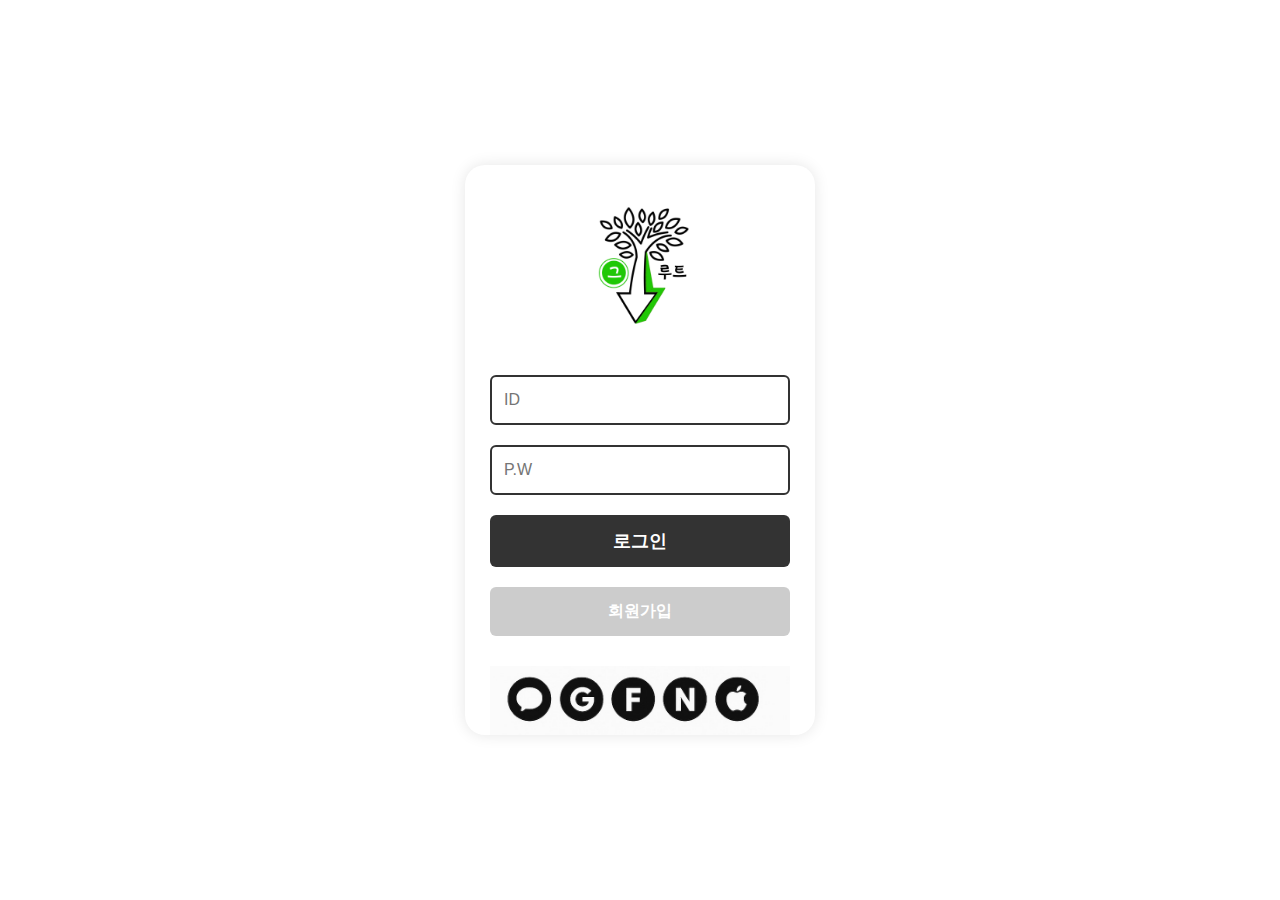
<file: index.html>
<!DOCTYPE html>
<html lang="ko">
<head>
<meta charset="UTF-8" />
<meta name="viewport" content="width=device-width, initial-scale=1.0, user-scalable=no" />
<title>로그인</title>
<!-- style.css 불러오기 -->
<link rel="stylesheet" href="css/style.css" />
</head>
<body>
  <div id="iphone-frame">
    <div class="container">
      <div class="logo-container">
        <img src="login_image/groute_logo.jpeg" alt="그루트 로고" class="logo" />
      </div>

      <form action="home.html" method="GET">
        <input type="text" name="user_id" placeholder="ID" required />
        <input type="password" name="password" placeholder="P.W" required />
        <button type="submit" class="login-btn">로그인</button>
      </form>

      <button type="button" class="signup-btn">회원가입</button>

      <div class="social-icons-container">
        <img src="login_image/company_logo_login.jpeg" alt="소셜 로그인 아이콘 모음" />
      </div>
    </div>
  </div>
</body>
</html>
</file>
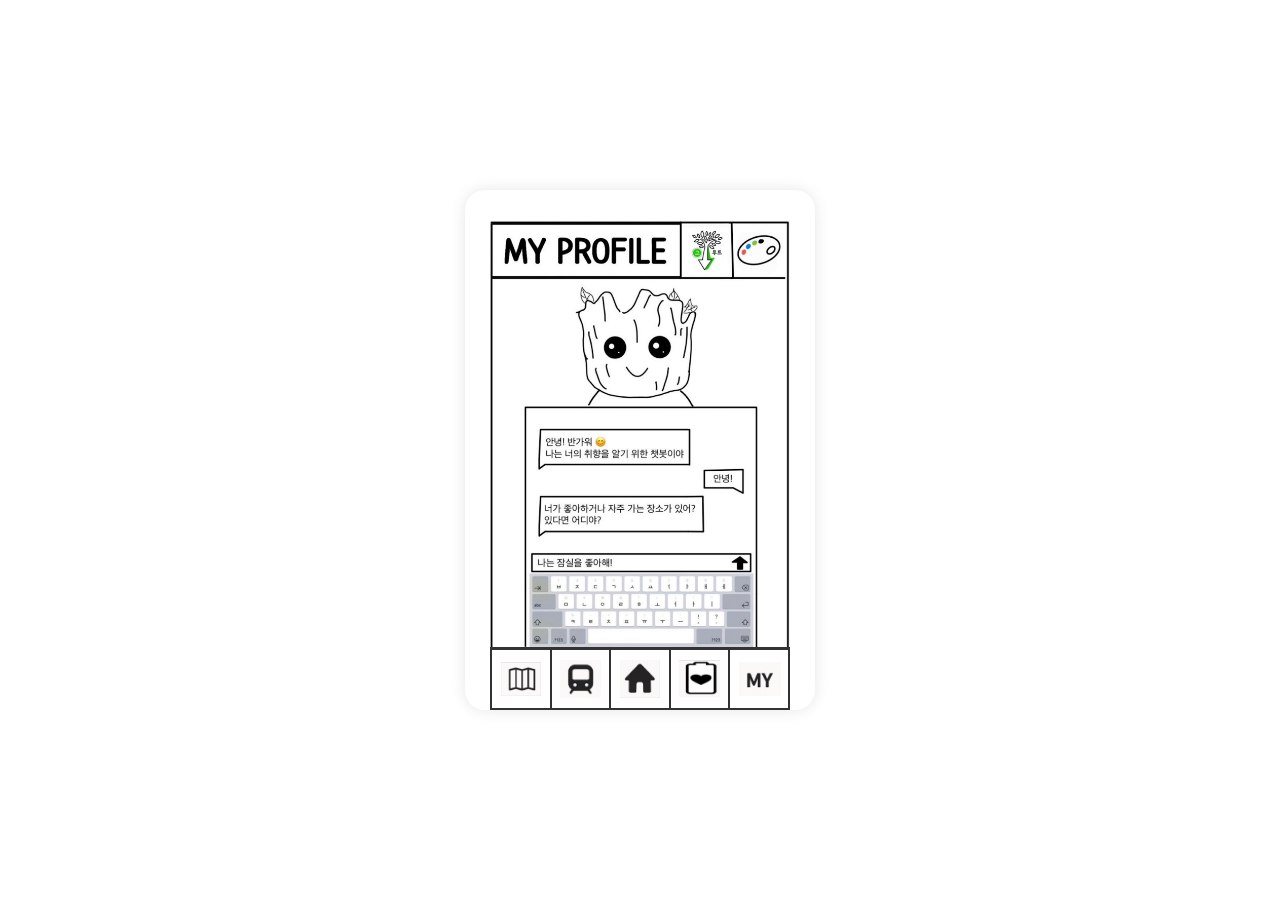
<file: chatbot1.html>
<!DOCTYPE html>
<html lang="ko">
<head>
  <meta charset="UTF-8" />
  <meta
    name="viewport"
    content="width=device-width, initial-scale=1.0, user-scalable=no"
  />
  <title>홈</title>
  <!-- 공통 스타일시트 -->
  <link rel="stylesheet" href="css/style.css" />
</head>
<body>
  <div id="iphone-frame">
    <div class="container">
      <a href="chatbot2.html">
        <img
        src="code_insert_image/chatbot1_X.png"
        alt="지도 시작 화면"
        class="content-img"
      />
      </a>
      
      <nav class="bottom-bar">
  <a href="map_start.html">
    <img src="menubar_image/menubar_map_button.png"   alt="지도"   />
  </a>
  <a href="subway.html">
    <img src="menubar_image/menubar_subway_button.png" alt="지하철" />
  </a>
  <a href="home.html">
    <img src="menubar_image/menubar_home_button.png"   alt="홈"   />
  </a>
  <a href="hp.html">
    <img src="menubar_image/menubar_condition_button.png"  alt="컨디션"   />
  </a>
  <a href="profile.html">
    <img src="menubar_image/menubar_mypage_button.png"     alt="MY_page"   />
  </a>
</nav>
    </div>

    

  </div>
</body>
</html>
</file>
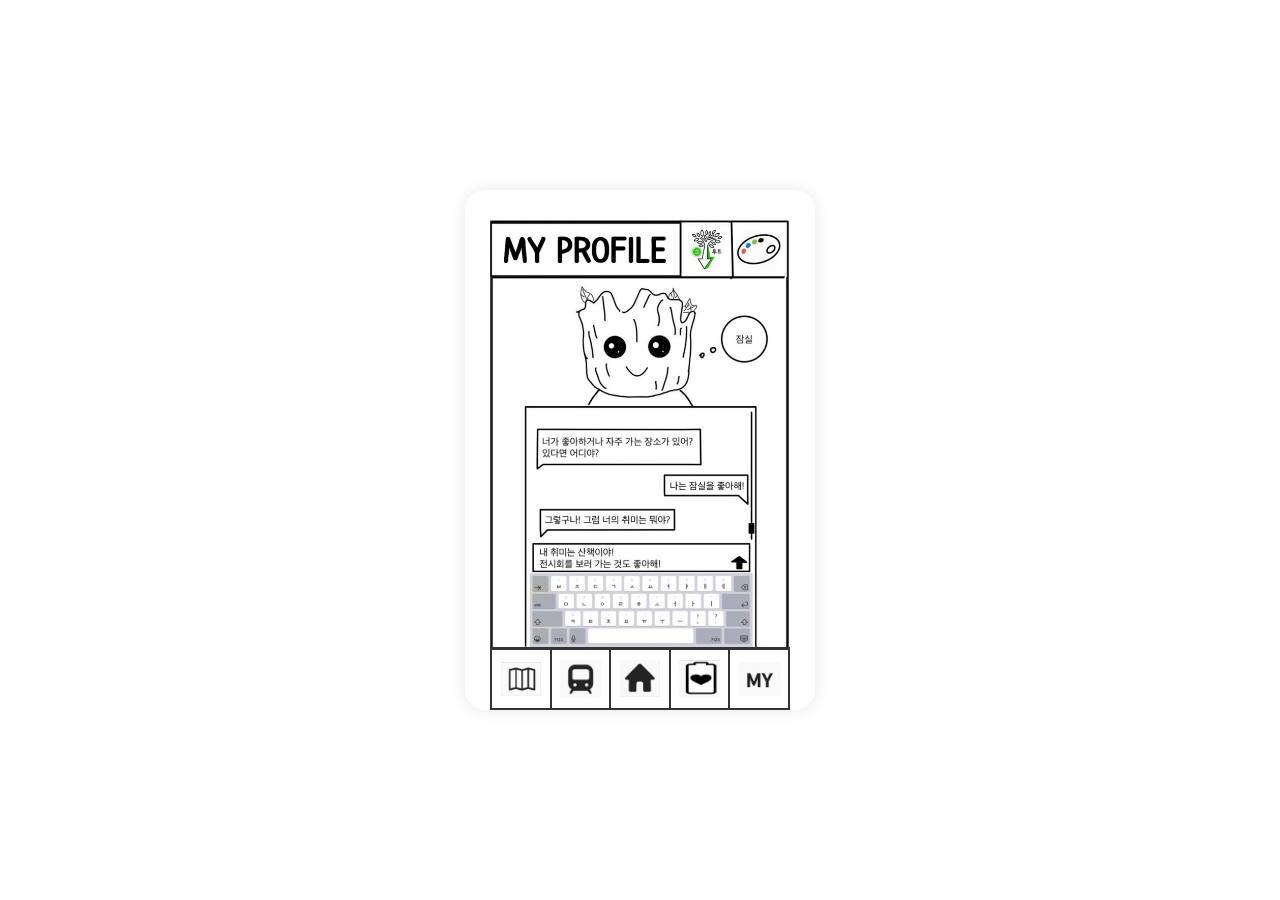
<file: chatbot2.html>
<!DOCTYPE html>
<html lang="ko">
<head>
  <meta charset="UTF-8" />
  <meta
    name="viewport"
    content="width=device-width, initial-scale=1.0, user-scalable=no"
  />
  <title>홈</title>
  <!-- 공통 스타일시트 -->
  <link rel="stylesheet" href="css/style.css" />
</head>
<body>
  <div id="iphone-frame">
    <div class="container">
      <a href="chatbot3.html">
        <img
        src="code_insert_image/chatbot2_X.png"
        alt="지도 시작 화면"
        class="content-img"
      />
      </a>
      
      <nav class="bottom-bar">
  <a href="map_start.html">
    <img src="menubar_image/menubar_map_button.png"   alt="지도"   />
  </a>
  <a href="subway.html">
    <img src="menubar_image/menubar_subway_button.png" alt="지하철" />
  </a>
  <a href="home.html">
    <img src="menubar_image/menubar_home_button.png"   alt="홈"   />
  </a>
  <a href="hp.html">
    <img src="menubar_image/menubar_condition_button.png"  alt="컨디션"   />
  </a>
  <a href="profile.html">
    <img src="menubar_image/menubar_mypage_button.png"     alt="MY_page"   />
  </a>
</nav>
    </div>

    

  </div>
</body>
</html>
</file>
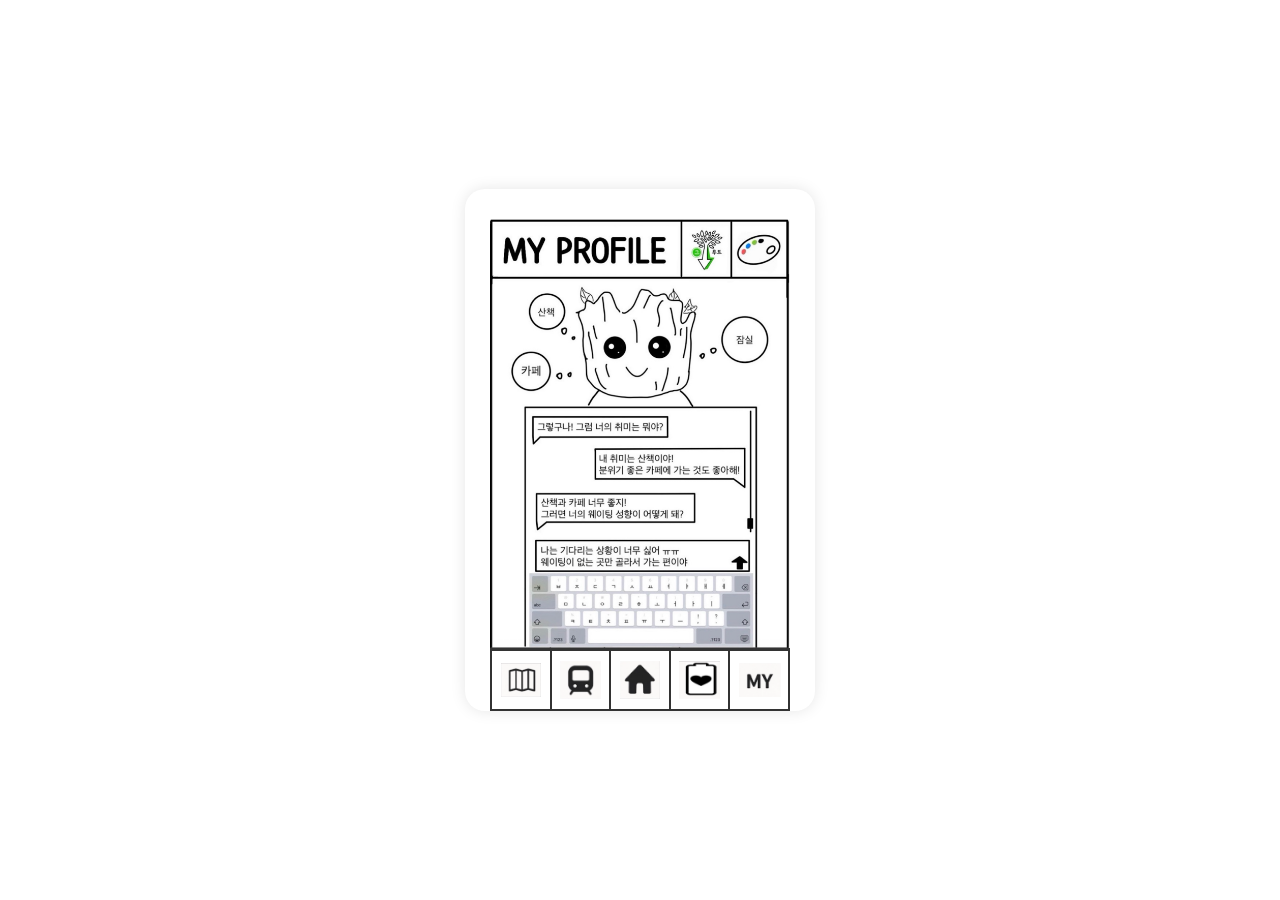
<file: chatbot3.html>
<!DOCTYPE html>
<html lang="ko">
<head>
  <meta charset="UTF-8" />
  <meta
    name="viewport"
    content="width=device-width, initial-scale=1.0, user-scalable=no"
  />
  <title>홈</title>
  <!-- 공통 스타일시트 -->
  <link rel="stylesheet" href="css/style.css" />
</head>
<body>
  <div id="iphone-frame">
    <div class="container">
  
        <img
        src="code_insert_image/chatbot3_X.png"
        alt="지도 시작 화면"
        class="content-img"
      />

      
      <nav class="bottom-bar">
  <a href="map_start.html">
    <img src="menubar_image/menubar_map_button.png"   alt="지도"   />
  </a>
  <a href="subway.html">
    <img src="menubar_image/menubar_subway_button.png" alt="지하철" />
  </a>
  <a href="home.html">
    <img src="menubar_image/menubar_home_button.png"   alt="홈"   />
  </a>
  <a href="hp.html">
    <img src="menubar_image/menubar_condition_button.png"  alt="컨디션"   />
  </a>
  <a href="profile.html">
    <img src="menubar_image/menubar_mypage_button.png"     alt="MY_page"   />
  </a>
</nav>
    </div>

    

  </div>
</body>
</html>
</file>
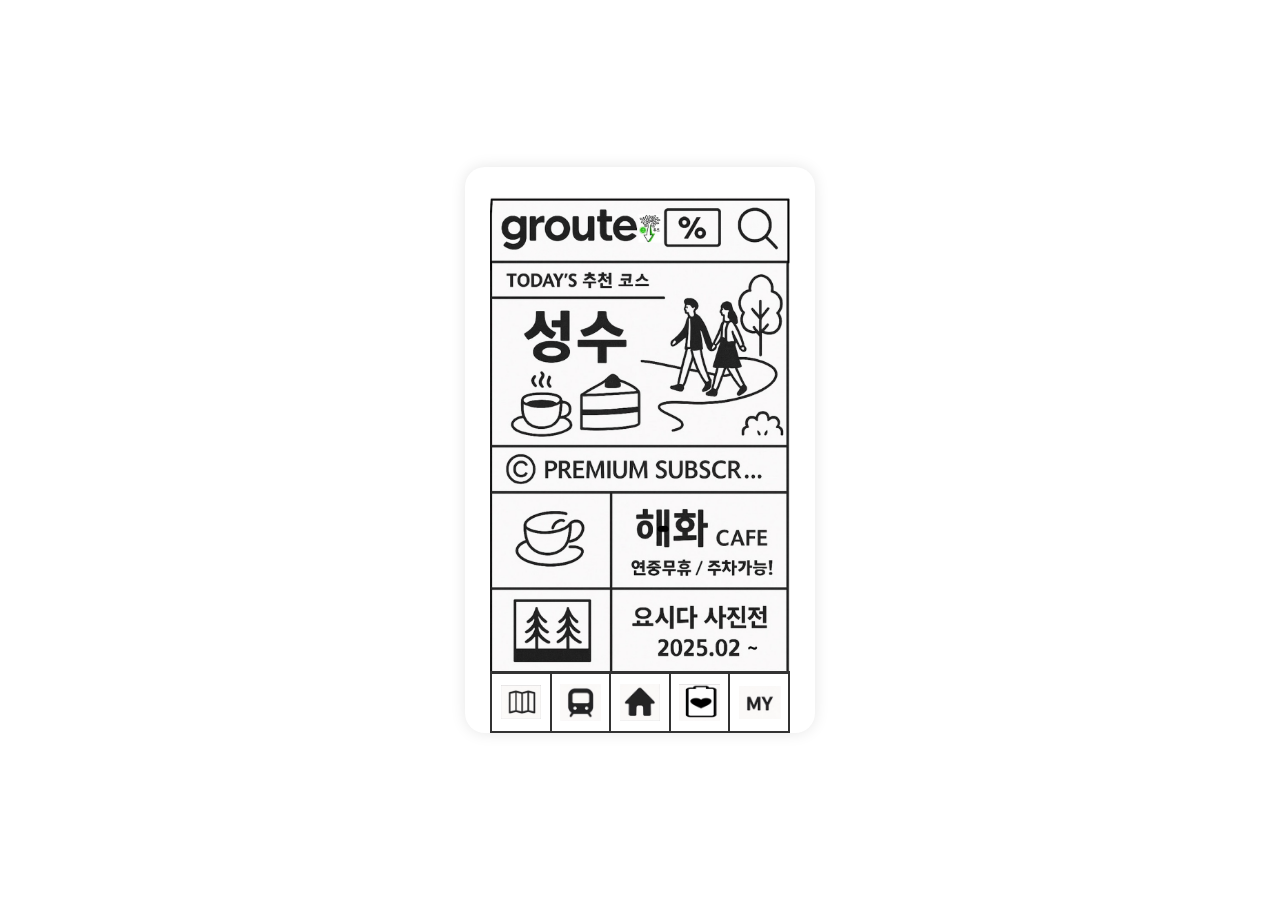
<file: home.html>
<!DOCTYPE html>
<html lang="ko">
<head>
  <meta charset="UTF-8" />
  <meta
    name="viewport"
    content="width=device-width, initial-scale=1.0, user-scalable=no"
  />
  <title>홈</title>
  <!-- 공통 스타일시트 -->
  <link rel="stylesheet" href="css/style.css" />
</head>
<body>
  <div id="iphone-frame">
    <div class="container">

      <img
        src="code_insert_image/home_ui_X.png"
        alt="홈 화면"
        class="content-img"
      />
      <nav class="bottom-bar">
  <a href="map_start.html">
    <img src="menubar_image/menubar_map_button.png"   alt="지도"   />
  </a>
  <a href="subway.html">
    <img src="menubar_image/menubar_subway_button.png" alt="지하철" />
  </a>
  <a href="home.html">
    <img src="menubar_image/menubar_home_button.png"   alt="홈"   />
  </a>
  <a href="hp.html">
    <img src="menubar_image/menubar_condition_button.png"  alt="컨디션"   />
  </a>
  <a href="profile.html">
    <img src="menubar_image/menubar_mypage_button.png"     alt="MY_page"   />
  </a>
</nav>
    </div>

    

  </div>
</body>
</html>
</file>
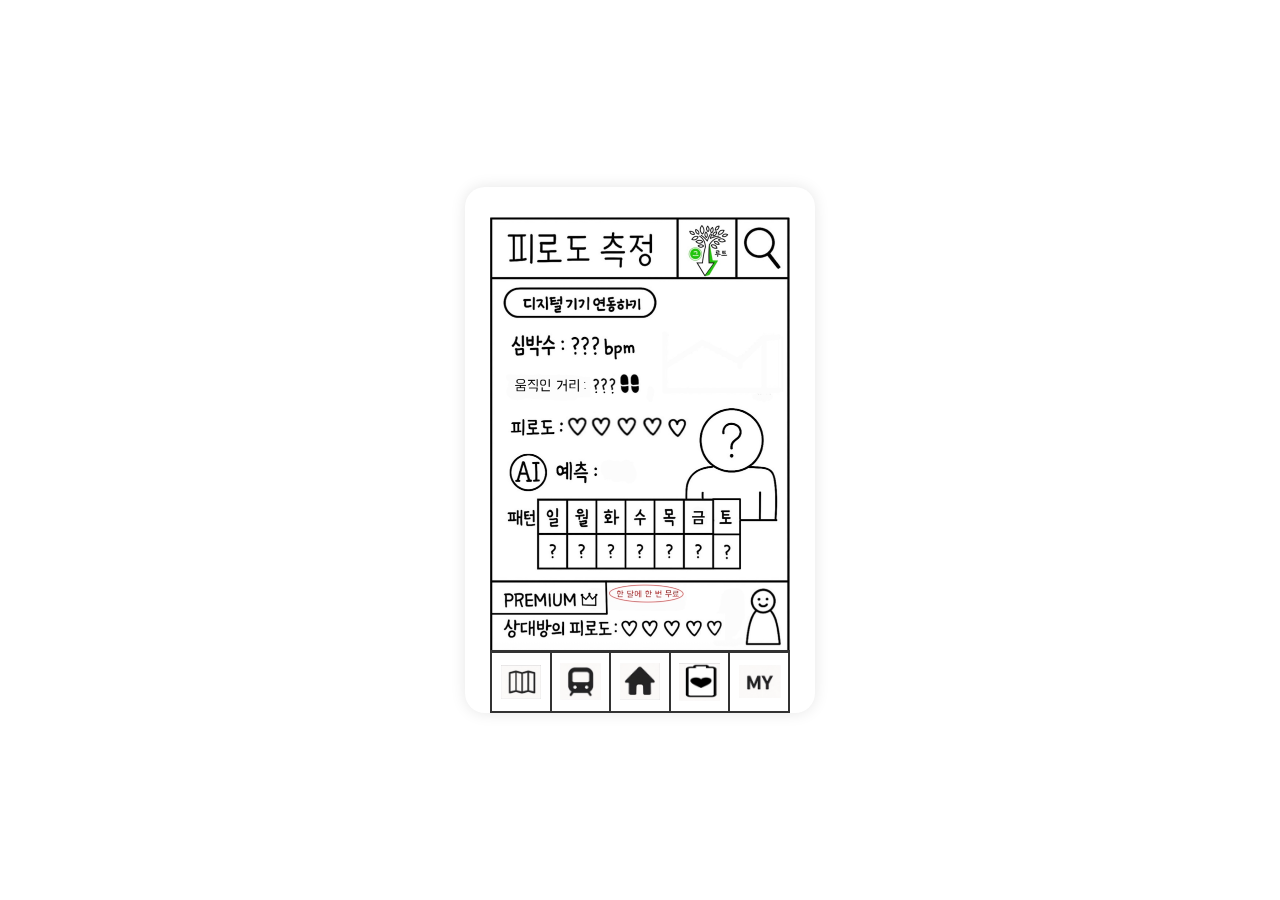
<file: hp.html>
<!DOCTYPE html>
<html lang="ko">
<head>
  <meta charset="UTF-8" />
  <meta
    name="viewport"
    content="width=device-width, initial-scale=1.0, user-scalable=no"
  />
  <title>홈</title>
  <!-- 공통 스타일시트 -->
  <link rel="stylesheet" href="css/style.css" />
</head>
<body>
  <div id="iphone-frame">
    <div class="container">

      <img
        src="code_insert_image/condition_X.png"
        alt="hp 화면"
        class="content-img"
      />

        
 
      
      <nav class="bottom-bar">
  <a href="map_start.html">
    <img src="menubar_image/menubar_map_button.png"   alt="지도"   />
  </a>
  <a href="subway.html">
    <img src="menubar_image/menubar_subway_button.png" alt="지하철" />
  </a>
  <a href="home.html">
    <img src="menubar_image/menubar_home_button.png"   alt="홈"   />
  </a>
  <a href="hp.html">
    <img src="menubar_image/menubar_condition_button.png"  alt="컨디션"   />
  </a>
  <a href="profile.html">
    <img src="menubar_image/menubar_mypage_button.png"     alt="MY_page"   />
  </a>
</nav>
    </div>

    

  </div>
</body>
</html>
</file>
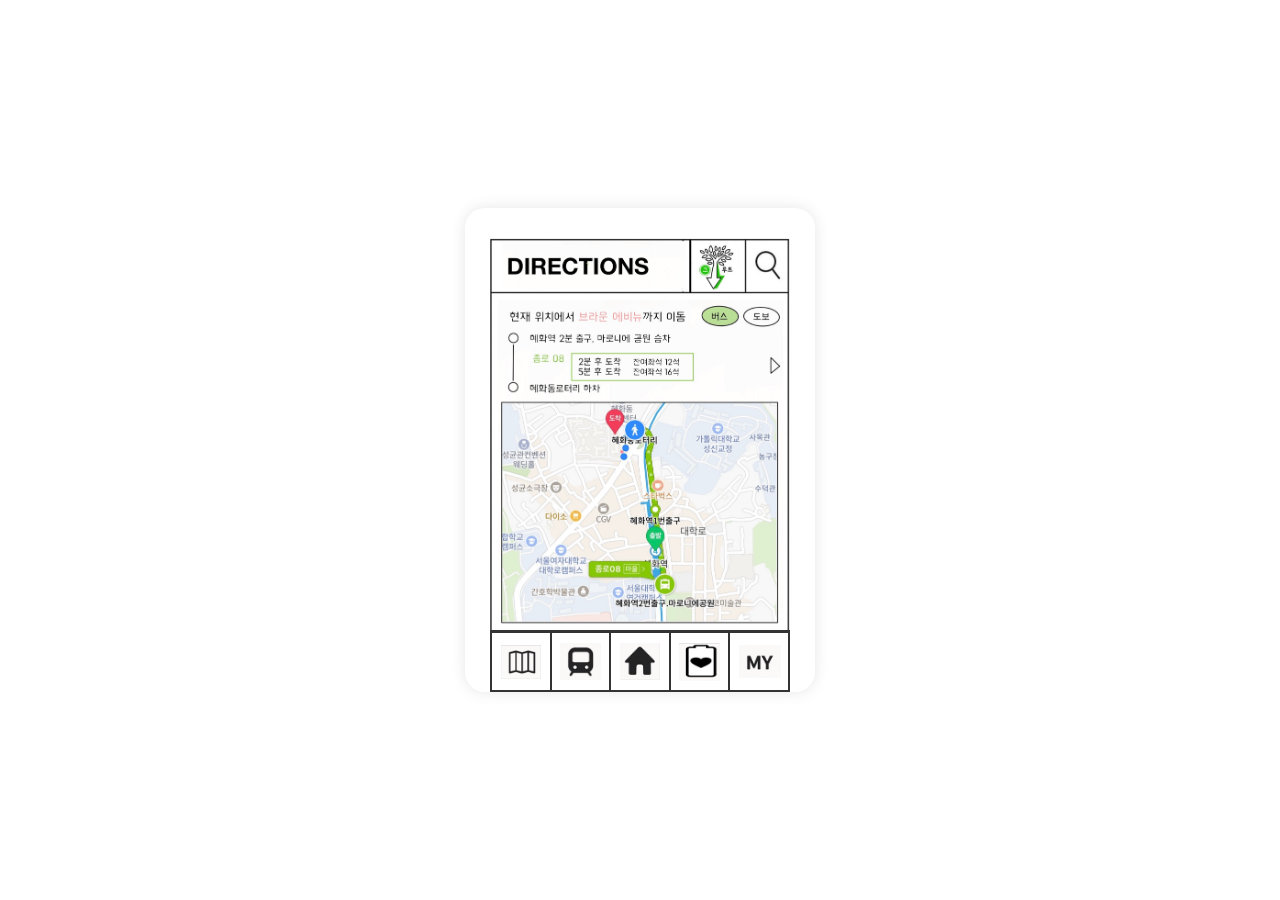
<file: map_how_to_go.html>
<!DOCTYPE html>
<html lang="ko">
<head>
  <meta charset="UTF-8" />
  <meta
    name="viewport"
    content="width=device-width, initial-scale=1.0, user-scalable=no"
  />
  <title>홈</title>
  <!-- 공통 스타일시트 -->
  <link rel="stylesheet" href="css/style.css" />
</head>
<body>
  <div id="iphone-frame">
    <div class="container">
     
        <img
        src="code_insert_image/map_directions_X.png"
        alt="지도 시작 화면"
        class="content-img"
      />
 
      
      <nav class="bottom-bar">
  <a href="map_start.html">
    <img src="menubar_image/menubar_map_button.png"   alt="지도"   />
  </a>
  <a href="subway.html">
    <img src="menubar_image/menubar_subway_button.png" alt="지하철" />
  </a>
  <a href="home.html">
    <img src="menubar_image/menubar_home_button.png"   alt="홈"   />
  </a>
  <a href="hp.html">
    <img src="menubar_image/menubar_condition_button.png"  alt="컨디션"   />
  </a>
  <a href="profile.html">
    <img src="menubar_image/menubar_mypage_button.png"     alt="MY_page"   />
  </a>
</nav>
    </div>

    

  </div>
</body>
</html>
</file>
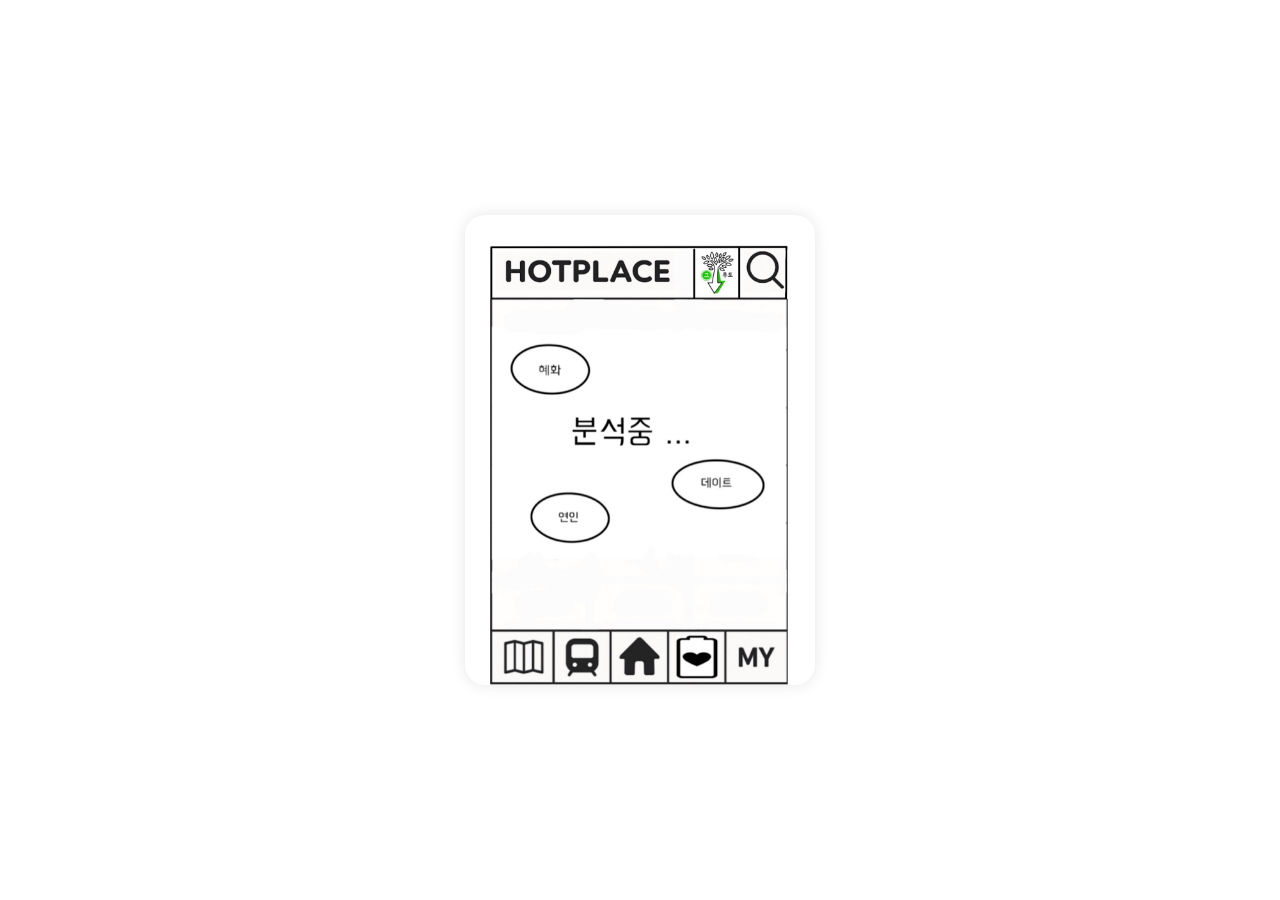
<file: map_loading.html>
<!DOCTYPE html>
<html lang="ko">
<head>
  <meta charset="UTF-8" />
  <meta
    name="viewport"
    content="width=device-width, initial-scale=1.0, user-scalable=no"
  />
  <title>로딩 중…</title>
  <!-- 공통 스타일시트 -->
  <link rel="stylesheet" href="css/style.css" />
  <!-- 5초 뒤에 next.html 로 자동 이동 -->
  <script>
    window.addEventListener('DOMContentLoaded', () => {
      setTimeout(() => {
        window.location.href = 'map_recommandation.html';
      }, 3000);
    });
  </script>
</head>
<body>
  <div id="iphone-frame">
    <div class="container">
      <!-- 로딩용 이미지: .content-img 로 주면 컨테이너 폭에 딱 맞게 나옵니다 -->
      <img
        src="code_insert_image/map_loading.png"
        alt="로딩 중…"
        class="content-img"
      />
    </div>
  </div>
</body>
</html>
</file>
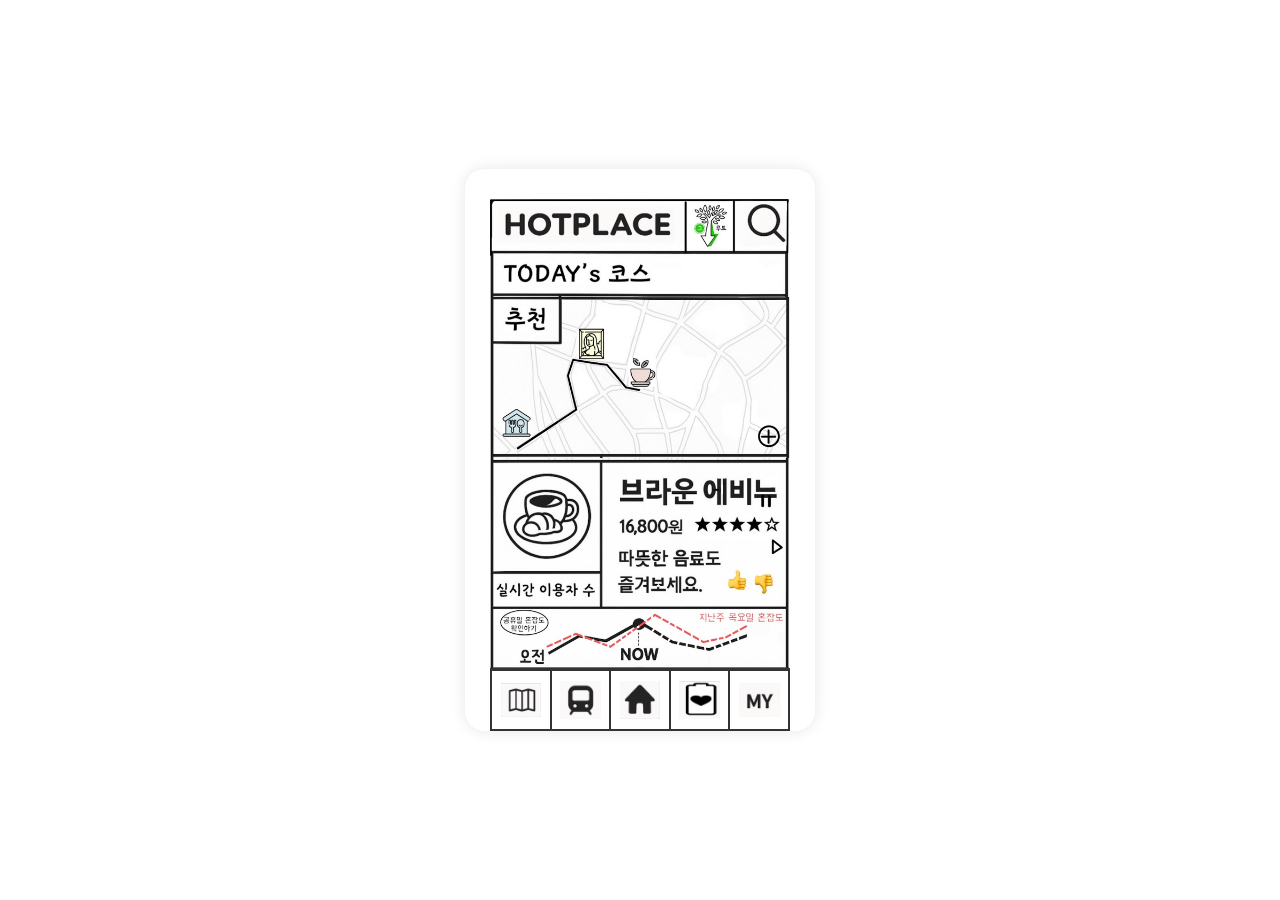
<file: map_recommandation.html>
<!DOCTYPE html>
<html lang="ko">
<head>
  <meta charset="UTF-8" />
  <meta
    name="viewport"
    content="width=device-width, initial-scale=1.0, user-scalable=no"
  />
  <title>홈</title>
  <!-- 공통 스타일시트 -->
  <link rel="stylesheet" href="css/style.css" />
</head>
<body>
  <div id="iphone-frame">
    <div class="container">
       <!-- 이미지 1 -->
      <img
        src="code_insert_image/map_course_making_X_head.png"
        alt="첫 번째 이미지"
        class="content-img"
      />

      <!-- 이미지 2 (클릭 시 other.html 로 이동) -->
      <a href="map_how_to_go.html">
        <img
          src="code_insert_image/map_course_making_X_middle.png"
          alt="두 번째 이미지 (클릭 이동)"
          class="content-img"
        />
      </a>

      <!-- 이미지 3 -->
      <img
        src="code_insert_image/map_course_making_X_bottom.png"
        alt="세 번째 이미지"
        class="content-img"
      />
      
      <nav class="bottom-bar">
  <a href="map_start.html">
    <img src="menubar_image/menubar_map_button.png"   alt="지도"   />
  </a>
  <a href="subway.html">
    <img src="menubar_image/menubar_subway_button.png" alt="지하철" />
  </a>
  <a href="home.html">
    <img src="menubar_image/menubar_home_button.png"   alt="홈"   />
  </a>
  <a href="hp.html">
    <img src="menubar_image/menubar_condition_button.png"  alt="컨디션"   />
  </a>
  <a href="profile.html">
    <img src="menubar_image/menubar_mypage_button.png"     alt="MY_page"   />
  </a>
</nav>
    </div>

    

  </div>
</body>
</html>
</file>
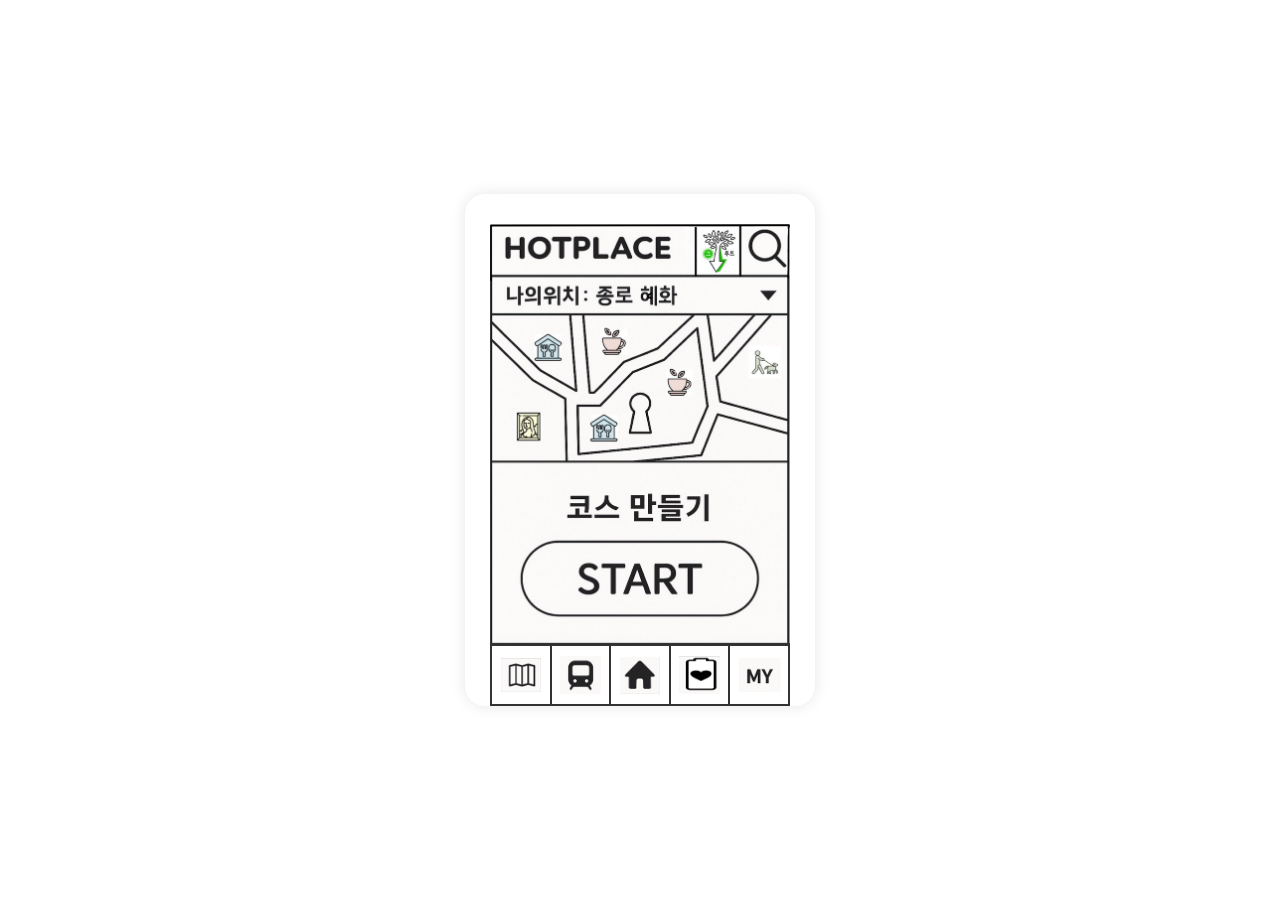
<file: map_start.html>
<!DOCTYPE html>
<html lang="ko">
<head>
  <meta charset="UTF-8" />
  <meta
    name="viewport"
    content="width=device-width, initial-scale=1.0, user-scalable=no"
  />
  <title>홈</title>
  <!-- 공통 스타일시트 -->
  <link rel="stylesheet" href="css/style.css" />
</head>
<body>
  <div id="iphone-frame">
    <div class="container">
      <a href="map_theme_select.html">
        <img
        src="code_insert_image/map_start_X.png"
        alt="지도 시작 화면"
        class="content-img"
      />
      </a>
      
      <nav class="bottom-bar">
  <a href="map_start.html">
    <img src="menubar_image/menubar_map_button.png"   alt="지도"   />
  </a>
  <a href="subway.html">
    <img src="menubar_image/menubar_subway_button.png" alt="지하철" />
  </a>
  <a href="home.html">
    <img src="menubar_image/menubar_home_button.png"   alt="홈"   />
  </a>
  <a href="hp.html">
    <img src="menubar_image/menubar_condition_button.png"  alt="컨디션"   />
  </a>
  <a href="profile.html">
    <img src="menubar_image/menubar_mypage_button.png"     alt="MY_page"   />
  </a>
</nav>
    </div>

    

  </div>
</body>
</html>
</file>
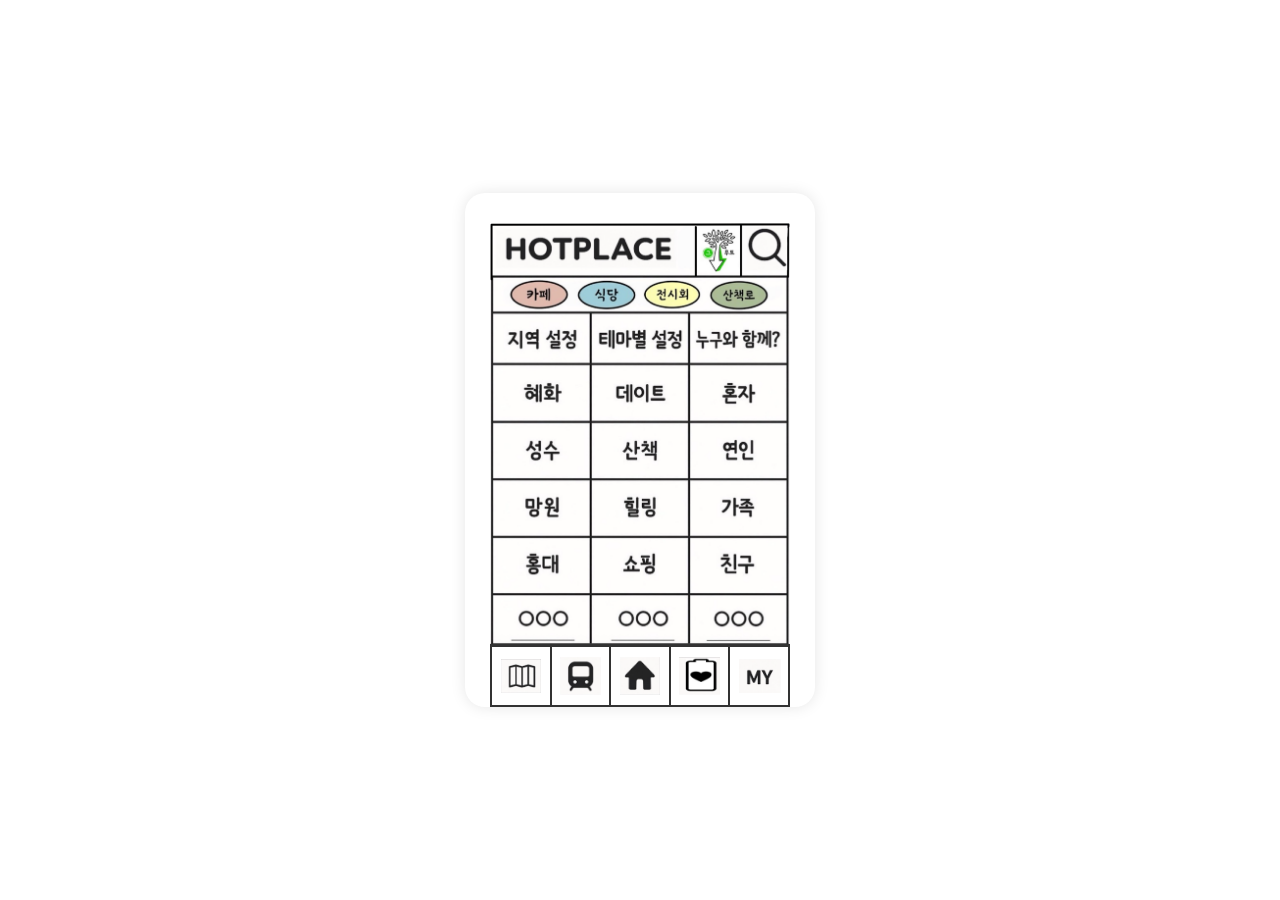
<file: map_theme_select.html>
<!DOCTYPE html>
<html lang="ko">
<head>
  <meta charset="UTF-8" />
  <meta
    name="viewport"
    content="width=device-width, initial-scale=1.0, user-scalable=no"
  />
  <title>홈</title>
  <!-- 공통 스타일시트 -->
  <link rel="stylesheet" href="css/style.css" />
</head>
<body>
  <div id="iphone-frame">
    <div class="container">
      <a href="map_loading.html">
        <img
        src="code_insert_image/map_theme_setting_X.png"
        alt="지도 시작 화면"
        class="content-img"
      />
      </a>
      
      <nav class="bottom-bar">
  <a href="map_start.html">
    <img src="menubar_image/menubar_map_button.png"   alt="지도"   />
  </a>
  <a href="subway.html">
    <img src="menubar_image/menubar_subway_button.png" alt="지하철" />
  </a>
  <a href="home.html">
    <img src="menubar_image/menubar_home_button.png"   alt="홈"   />
  </a>
  <a href="hp.html">
    <img src="menubar_image/menubar_condition_button.png"  alt="컨디션"   />
  </a>
  <a href="profile.html">
    <img src="menubar_image/menubar_mypage_button.png"     alt="MY_page"   />
  </a>
</nav>
    </div>

    

  </div>
</body>
</html>
</file>
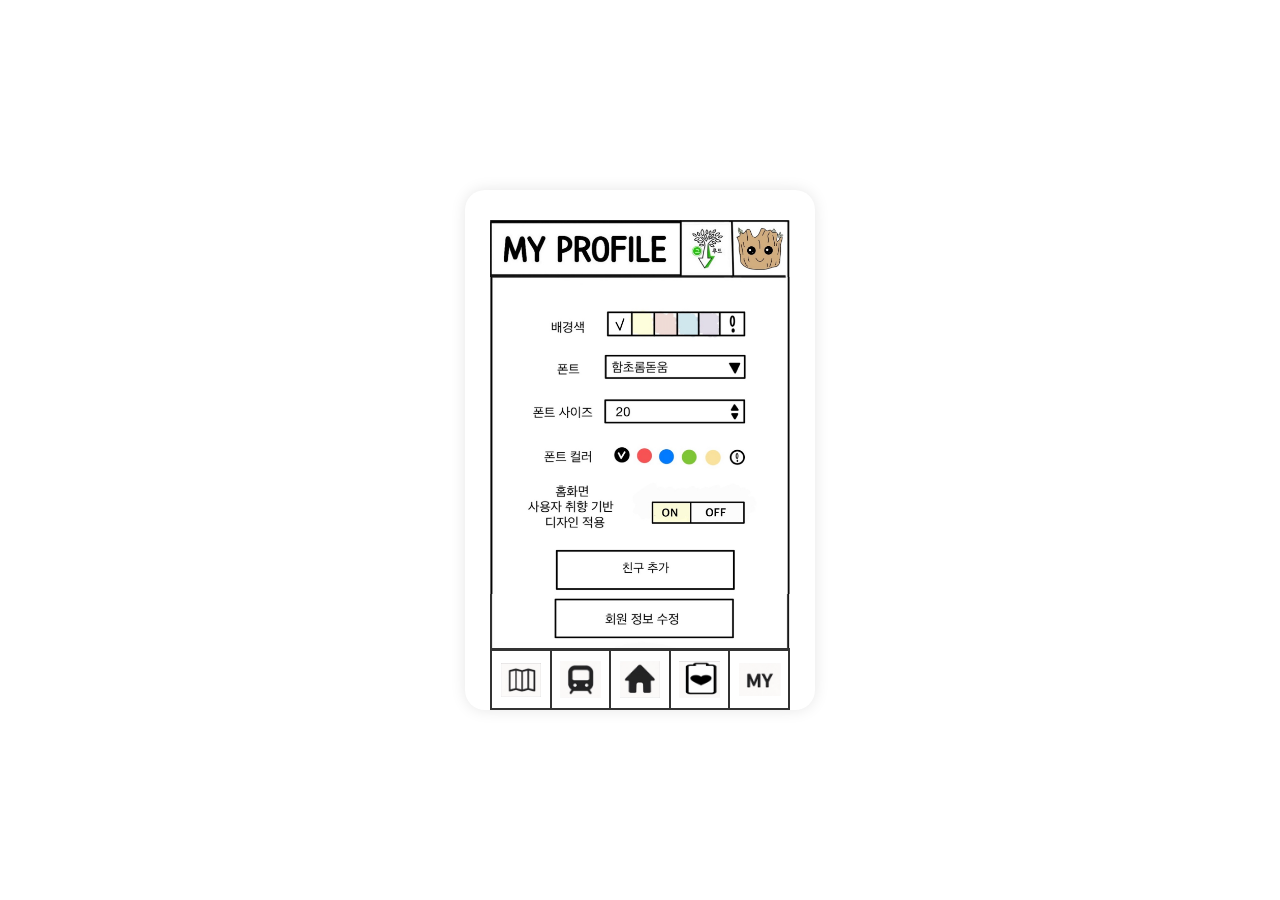
<file: profile.html>
<!DOCTYPE html>
<html lang="ko">
<head>
  <meta charset="UTF-8" />
  <meta
    name="viewport"
    content="width=device-width, initial-scale=1.0, user-scalable=no"
  />
  <title>홈</title>
  <!-- 공통 스타일시트 -->
  <link rel="stylesheet" href="css/style.css" />
</head>
<body>
  <div id="iphone-frame">
    <div class="container">
       <!-- 이미지 1 -->
      <a href="chatbot1.html">
        <img
          src="code_insert_image/mypage_X_top.png"
          alt="첫 번째 이미지 (클릭 이동)"
          class="content-img"
        />
      </a>


      <!-- 이미지 2  -->

        <img
          src="code_insert_image/mypage_X_middle.png"
          alt="두 번째 이미지 (클릭 이동)"
          class="content-img"
        />


      <!-- 이미지 3 (클릭 시 팝업) -->
            <!-- 이미지 3 (onclick으로 팝업) -->
      <img
        src="code_insert_image/mypage_X_bottom.png"
        alt="세 번째 이미지 (팝업)"
        class="content-img"
        style="cursor: pointer;"
        onclick="alert('회원님이 저장한 정보가 디자인에 반영됩니다!')"
      />
      
      <nav class="bottom-bar">
  <a href="map_start.html">
    <img src="menubar_image/menubar_map_button.png"   alt="지도"   />
  </a>
  <a href="subway.html">
    <img src="menubar_image/menubar_subway_button.png" alt="지하철" />
  </a>
  <a href="home.html">
    <img src="menubar_image/menubar_home_button.png"   alt="홈"   />
  </a>
  <a href="hp.html">
    <img src="menubar_image/menubar_condition_button.png"  alt="컨디션"   />
  </a>
  <a href="profile.html">
    <img src="menubar_image/menubar_mypage_button.png"     alt="MY_page"   />
  </a>
</nav>
    </div>

    

  </div>
</body>
</html>
</file>
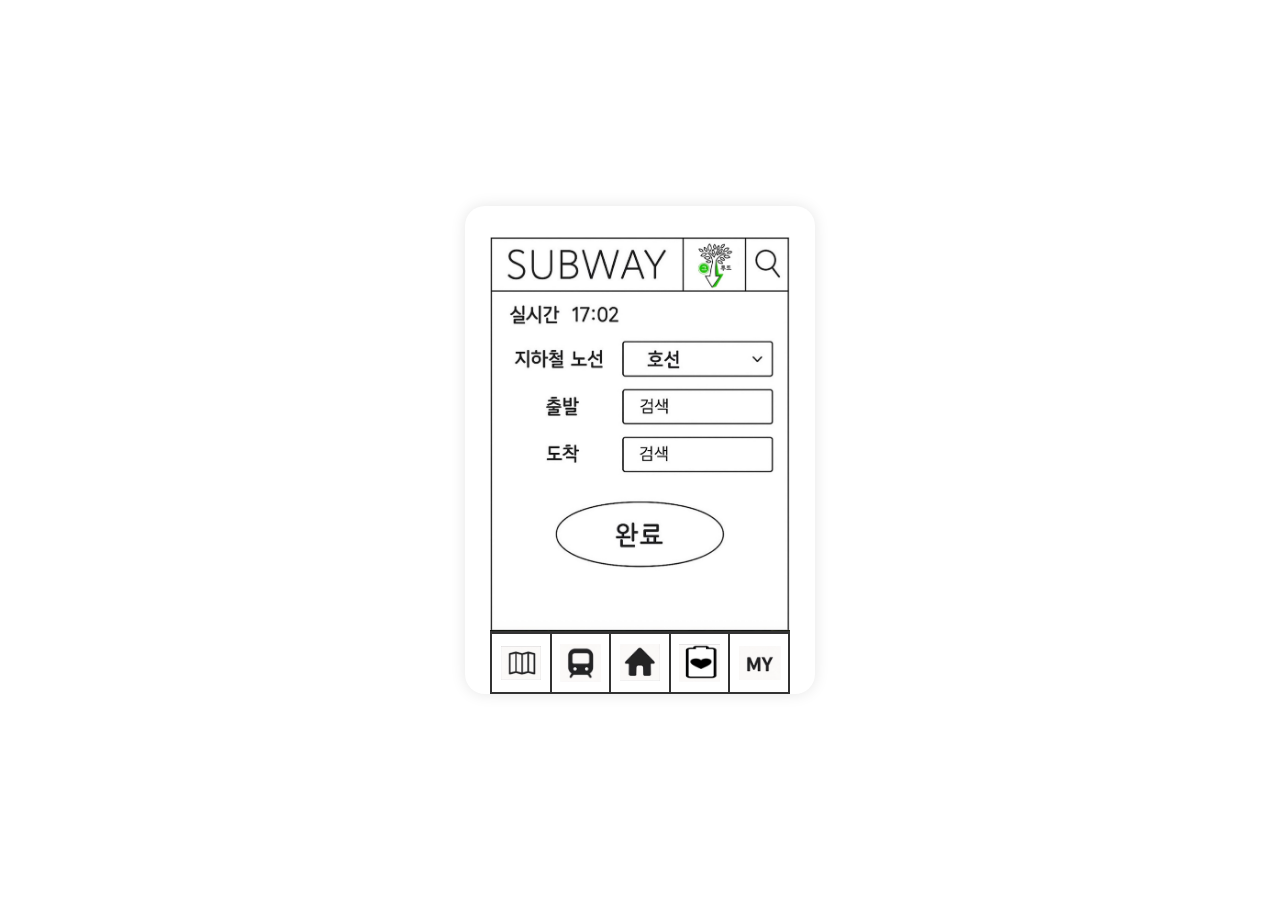
<file: subway.html>
<!DOCTYPE html>
<html lang="ko">
<head>
  <meta charset="UTF-8" />
  <meta
    name="viewport"
    content="width=device-width, initial-scale=1.0, user-scalable=no"
  />
  <title>홈</title>
  <!-- 공통 스타일시트 -->
  <link rel="stylesheet" href="css/style.css" />
</head>
<body>
  <div id="iphone-frame">
    <div class="container">
     <a href="subway_seat_check.html">
      <img
        src="code_insert_image/subway_lineinput_X.png"
        alt="지하철 시작 화면"
        class="content-img"
      />
     </a>
        
 
      
      <nav class="bottom-bar">
  <a href="map_start.html">
    <img src="menubar_image/menubar_map_button.png"   alt="지도"   />
  </a>
  <a href="subway.html">
    <img src="menubar_image/menubar_subway_button.png" alt="지하철" />
  </a>
  <a href="home.html">
    <img src="menubar_image/menubar_home_button.png"   alt="홈"   />
  </a>
  <a href="hp.html">
    <img src="menubar_image/menubar_condition_button.png"  alt="컨디션"   />
  </a>
  <a href="profile.html">
    <img src="menubar_image/menubar_mypage_button.png"     alt="MY_page"   />
  </a>
</nav>
    </div>

    

  </div>
</body>
</html>
</file>
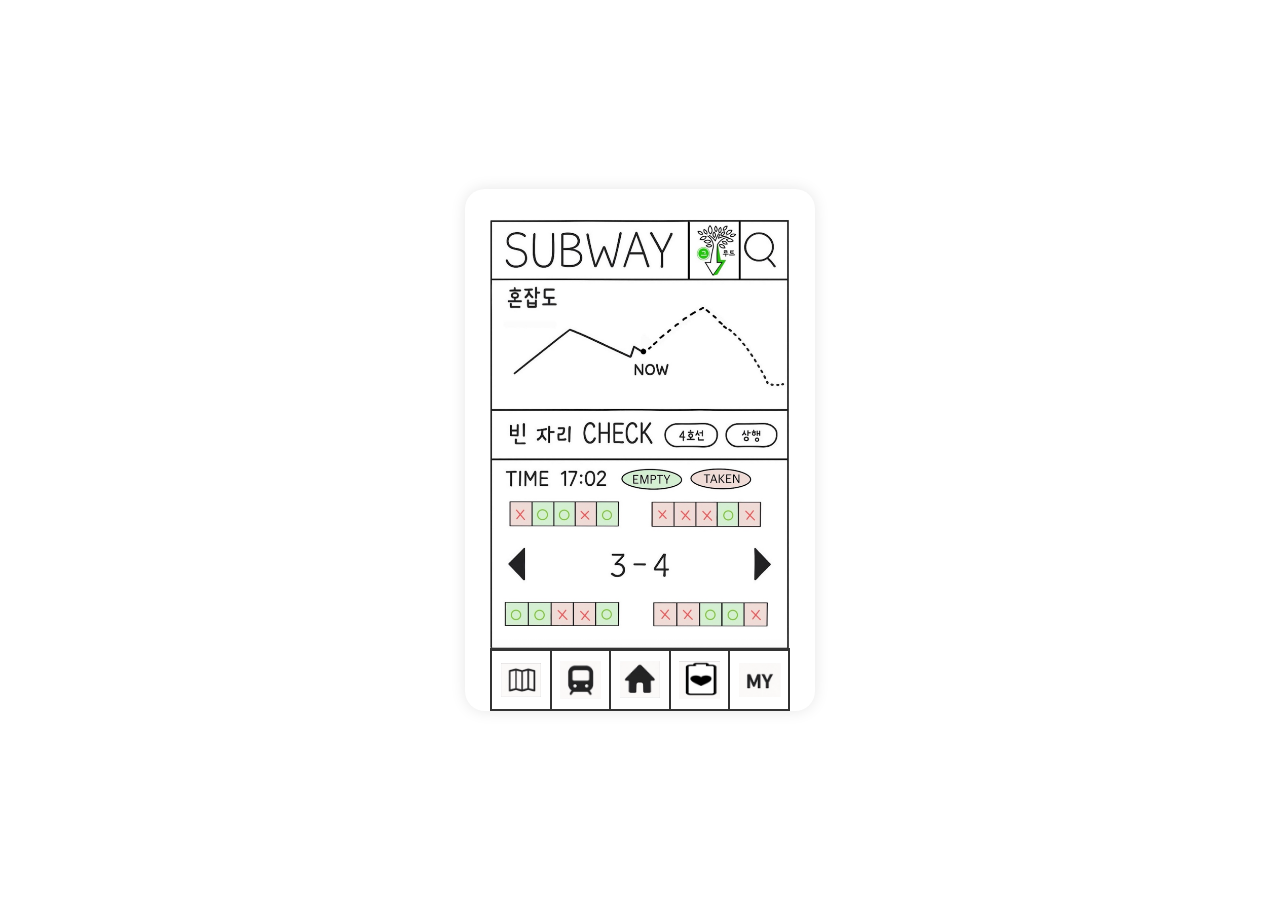
<file: subway_seat_check.html>
<!DOCTYPE html>
<html lang="ko">
<head>
  <meta charset="UTF-8" />
  <meta
    name="viewport"
    content="width=device-width, initial-scale=1.0, user-scalable=no"
  />
  <title>홈</title>
  <!-- 공통 스타일시트 -->
  <link rel="stylesheet" href="css/style.css" />
</head>
<body>
  <div id="iphone-frame">
    <div class="container">

      <img
        src="code_insert_image/subway_seatcheck_X.png"
        alt="지하철 시작 화면"
        class="content-img"
      />

        
 
      
      <nav class="bottom-bar">
  <a href="map_start.html">
    <img src="menubar_image/menubar_map_button.png"   alt="지도"   />
  </a>
  <a href="subway.html">
    <img src="menubar_image/menubar_subway_button.png" alt="지하철" />
  </a>
  <a href="home.html">
    <img src="menubar_image/menubar_home_button.png"   alt="홈"   />
  </a>
  <a href="hp.html">
    <img src="menubar_image/menubar_condition_button.png"  alt="컨디션"   />
  </a>
  <a href="profile.html">
    <img src="menubar_image/menubar_mypage_button.png"     alt="MY_page"   />
  </a>
</nav>
    </div>

    

  </div>
</body>
</html>
</file>
<file: css/style.css>
/* 화면 전체 flex 중앙 정렬, 100% 너비/높이 */
html, body {
    margin: 0; padding: 0;
    width: 100%;
    height: 100%;
    background: white;
    display: flex;
    justify-content: center;
    align-items: center;
  }

  /* 반응형 프레임 */
  #iphone-frame {
    width: 100vw;           /* 화면 전체 너비 */
    max-width: 390px;       /* 최대 아이폰 가로 크기 */
    height: 100vh;          /* 화면 전체 높이 */
    max-height: 844px;      /* 최대 아이폰 세로 크기 */
    box-sizing: border-box;
    background: white;
    display: flex;
    flex-direction: column;    
    justify-content: center;
    align-items: center;
    padding: 20px;          /* 가장자리 약간 여백 */
  }

/* ──────────────────────────────────────────
   2) 메뉴바 전체 너비 ⇒ 컨테이너 너비에 딱 맞춤
   ────────────────────────────────────────── */
.bottom-bar {
  width: 100%;              /* .container width 에 딱 */
  display: flex;
  border-top: 0.5px solid #333;
  border-left: 2px solid #333;
  border-right: 2px solid #333;
  border-bottom: 2px solid #333;
  box-sizing: border-box;
  margin: 0;                /* 이미 .container 내에 있으므로 auto 불필요 */
}

/* ──────────────────────────────────────────
   3) 각 버튼을 정사각형으로 만들기
      → flex:1 으로 너비 균등 분할 + aspect-ratio:1/1
   ────────────────────────────────────────── */
.bottom-bar a {
  flex: 1;                  /* 5개 버튼 너비 균등 분할 */
  aspect-ratio: 1 / 1;      /* 너비와 높이를 1:1 비율로 고정 */
  display: flex;
  justify-content: center;
  align-items: center;
  border-top: 2px solid #333;
  border-right: 2px solid #333;  /* 각 셀 사이 구분선 */
  box-sizing: border-box;
}

/* 맨 오른쪽 버튼의 오른쪽 테두리는 제거 */
.bottom-bar a:last-child {
  border-right: none;
}

/* ──────────────────────────────────────────
   4) 버튼 안 아이콘 크기 조정 (셀 안에서 적당히 여백)
   ────────────────────────────────────────── */
.bottom-bar a img {
  max-width: 70%;           /* 셀 너비의 70% 이내로 */
  max-height: 70%;          /* 셀 높이의 70% 이내로 */
  width: auto;
  height: auto;
  display: block;
}



  /* 내부 로그인 컨테이너 */
  .container {
    width: 95vw;            /* 화면 너비 대비 95% */
    max-width: 350px;       /* 최대 350px */
    border-radius: 20px;
    box-sizing: border-box;
    padding: 30px 25px 0 25px;
    box-shadow: 0 0 15px rgba(0,0,0,0.1);
    display: flex;
    flex-direction: column;
    align-items: center;
    background: white;
  }

  /* ──────────────────────────────────────────
   1) .container 안에 있는 콘텐츠 이미지
      + 메뉴바가 컨테이너 너비(95vw / max‑350px)와 딱 맞도록
   ────────────────────────────────────────── */
.container img.content-img {
  width: 100%;
  height: auto;
  display: block;
}


  /* 로고 중앙 정렬 및 반응형 크기 */
  .logo-container {
    width: 100%;
    display: flex;
    justify-content: center;
    margin-bottom: 40px;
  }
  .logo {
    width: 60%;            /* 부모 대비 60% 너비 */
    max-width: 140px;
    height: auto;
  }

  /* 폼 스타일 */
  form {
    width: 100%;
    display: flex;
    flex-direction: column;
    gap: 20px;
    margin-bottom: 20px;
  }
  input[type="text"],
  input[type="password"] {
    width: 100%;
    padding: 14px 12px;
    font-size: 16px;
    border: 2px solid #333;
    border-radius: 6px;
    box-sizing: border-box;
  }

  /* 로그인 버튼 */
  button.login-btn {
    width: 100%;
    padding: 14px 0;
    background-color: #333;
    color: white;
    font-weight: 700;
    font-size: 18px;
    border: none;
    border-radius: 6px;
    cursor: pointer;
    transition: background-color 0.3s ease;
  }
  button.login-btn:hover {
    background-color: #555;
  }

  /* 회원가입 버튼 */
  button.signup-btn {
    width: 100%;
    padding: 14px 0;
    background-color: #ccc;
    color: white;
    font-weight: 700;
    font-size: 16px;
    border: none;
    border-radius: 6px;
    cursor: pointer;
    transition: background-color 0.3s ease;
    margin-bottom: 30px;
  }
  button.signup-btn:hover {
    background-color: #bbb;
  }

  /* 소셜 로그인 이미지 */
  .social-icons-container {
    width: 100%;
    max-width: 310px;
  }
  .social-icons-container img {
    width: 100%;
    height: auto;
    display: block;
  }
</file>
